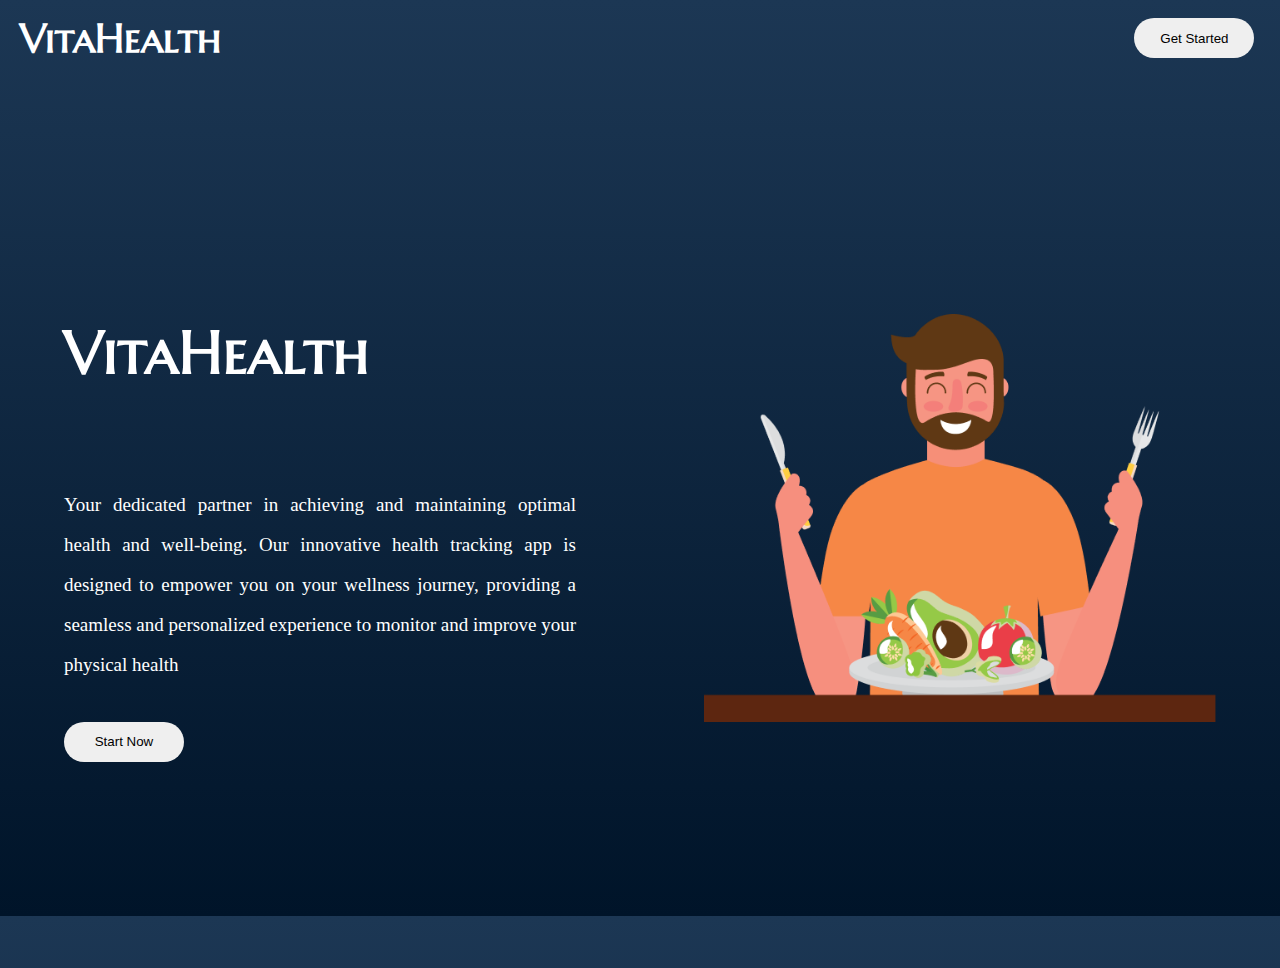
<file: index.html>
<!DOCTYPE html>
<html lang="en">
<head>
    <meta charset="UTF-8">
    <meta name="viewport" content="width=device-width, initial-scale=1.0">
    <title>VitaHealth</title>
    <link rel="stylesheet" href="style.css">
    <link href="https://cdn.jsdelivr.net/npm/bootstrap@5.3.2/dist/css/bootstrap.min.css" rel="stylesheet" integrity="sha384-T3c6CoIi6uLrA9TneNEoa7RxnatzjcDSCmG1MXxSR1GAsXEV/Dwwykc2MPK8M2HN" crossorigin="anonymous">
    <script src="https://cdn.jsdelivr.net/npm/bootstrap@5.3.2/dist/js/bootstrap.bundle.min.js" integrity="sha384-C6RzsynM9kWDrMNeT87bh95OGNyZPhcTNXj1NW7RuBCsyN/o0jlpcV8Qyq46cDfL" crossorigin="anonymous"></script>
</head>
<body>
    <div class="sbody">
        <div class="navbar">
            <h1 id="titlecard">VitaHealth</h1>
            <button id = "getstarted">Get Started</button>
        </div>
        <section id="home">
            <div class="homecontent">
                <div class="hometext" id = "text">
                    <h1>VitaHealth</h1><br><br>
                <p> Your dedicated partner in achieving and maintaining optimal health and well-being. Our innovative health tracking app is designed to empower you on your wellness journey, providing a seamless and personalized experience to monitor and improve your physical health</p><br>
                <button id = "start">Start Now</button>
                </div>
            <img src="man.png" alt="">
            </div>
            
        </section>


</body>
</html>
</file>
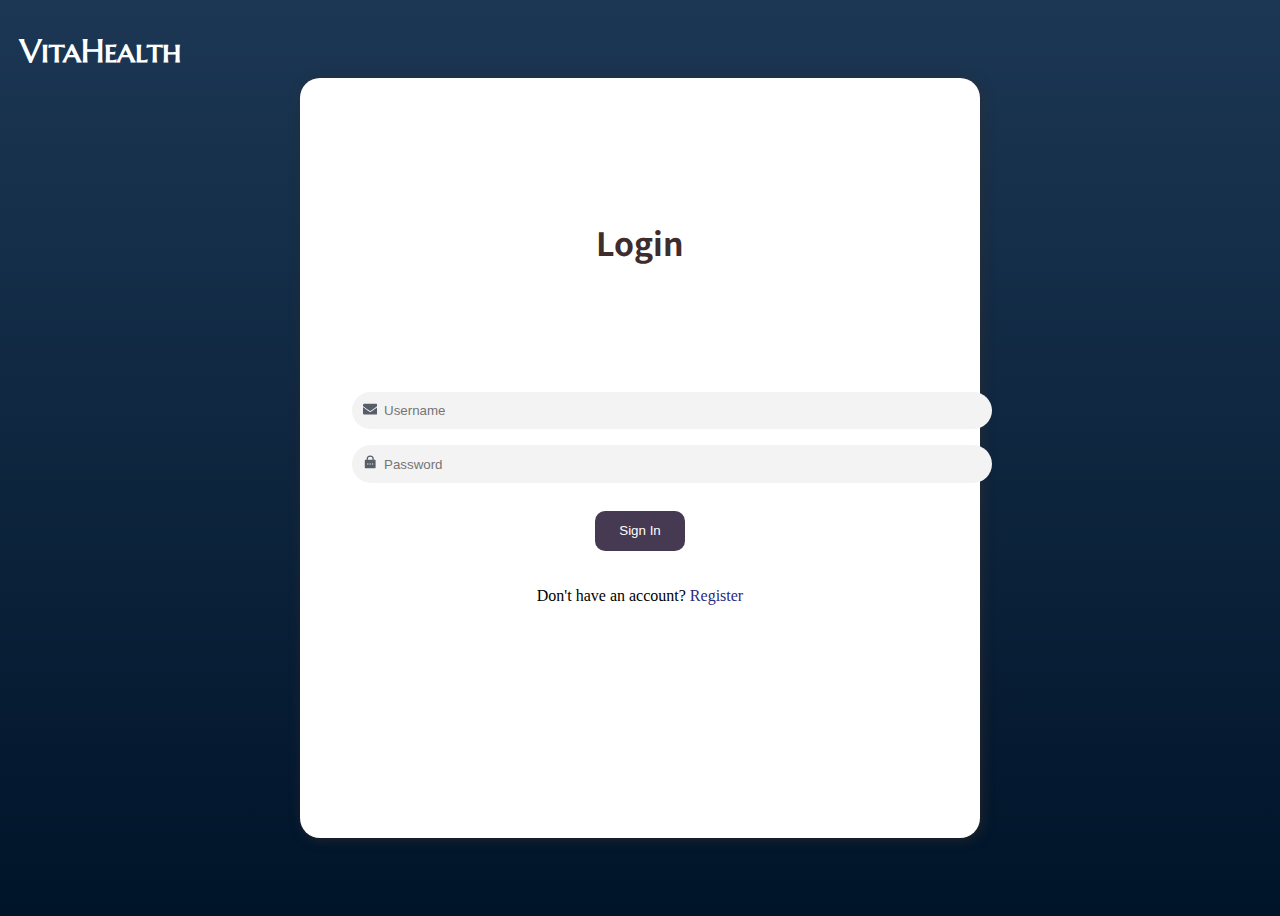
<file: login.html>
<!DOCTYPE html>
<html lang="en">
<head>
    <meta charset="UTF-8">
    <meta name="viewport" content="width=device-width, initial-scale=1.0">
    <title>Login</title>
    <link href="https://cdn.jsdelivr.net/npm/bootstrap@5.3.2/dist/css/bootstrap.min.css" rel="stylesheet" integrity="sha384-T3c6CoIi6uLrA9TneNEoa7RxnatzjcDSCmG1MXxSR1GAsXEV/Dwwykc2MPK8M2HN" crossorigin="anonymous">
    <link rel="stylesheet" href="style.css">
</head>
<body>
    <header>
        <nav>
            <h1 id = "Vita">VitaHealth</h1>
        </nav>
    </header>
    <div class="container1">
        <h1 id = "title">Login</h1>
        <form method="post" id = "signinform"> 
            <div class="userinput">
                <span><svg stroke="#323946" fill="#323946" stroke-width="0" viewBox="0 0 512 512" height="0.9em" width="0.9em" xmlns="http://www.w3.org/2000/svg"><path d="M502.3 190.8c3.9-3.1 9.7-.2 9.7 4.7V400c0 26.5-21.5 48-48 48H48c-26.5 0-48-21.5-48-48V195.6c0-5 5.7-7.8 9.7-4.7 22.4 17.4 52.1 39.5 154.1 113.6 21.1 15.4 56.7 47.8 92.2 47.6 35.7.3 72-32.8 92.3-47.6 102-74.1 131.6-96.3 154-113.7zM256 320c23.2.4 56.6-29.2 73.4-41.4 132.7-96.3 142.8-104.7 173.4-128.7 5.8-4.5 9.2-11.5 9.2-18.9v-19c0-26.5-21.5-48-48-48H48C21.5 64 0 85.5 0 112v19c0 7.4 3.4 14.3 9.2 18.9 30.6 23.9 40.7 32.4 173.4 128.7 16.8 12.2 50.2 41.8 73.4 41.4z"></path></svg></span>
                <input type="text" placeholder="Username" name="username">
                <label></label>
            </div>
            <div class="userinput">
                <span><svg stroke="#323946" fill="#323946" stroke-width="0" viewBox="0 0 24 24" height="0.9em" width="0.9em" xmlns="http://www.w3.org/2000/svg"><g><path fill="none" d="M0 0h24v24H0z"></path><path d="M18 8h2a1 1 0 0 1 1 1v12a1 1 0 0 1-1 1H4a1 1 0 0 1-1-1V9a1 1 0 0 1 1-1h2V7a6 6 0 1 1 12 0v1zm-2 0V7a4 4 0 1 0-8 0v1h8zm-5 6v2h2v-2h-2zm-4 0v2h2v-2H7zm8 0v2h2v-2h-2z"></path></g></svg></span>
                <input type="password" placeholder="Password" name="password">
                <label></label>
            </div>
            <button id = "signinbutton">Sign In</button>
            
            
            <p>Don't have an account? <a id = "sup">Register</a></p>
        </form>
    </div>
</body>
</html>
</file>
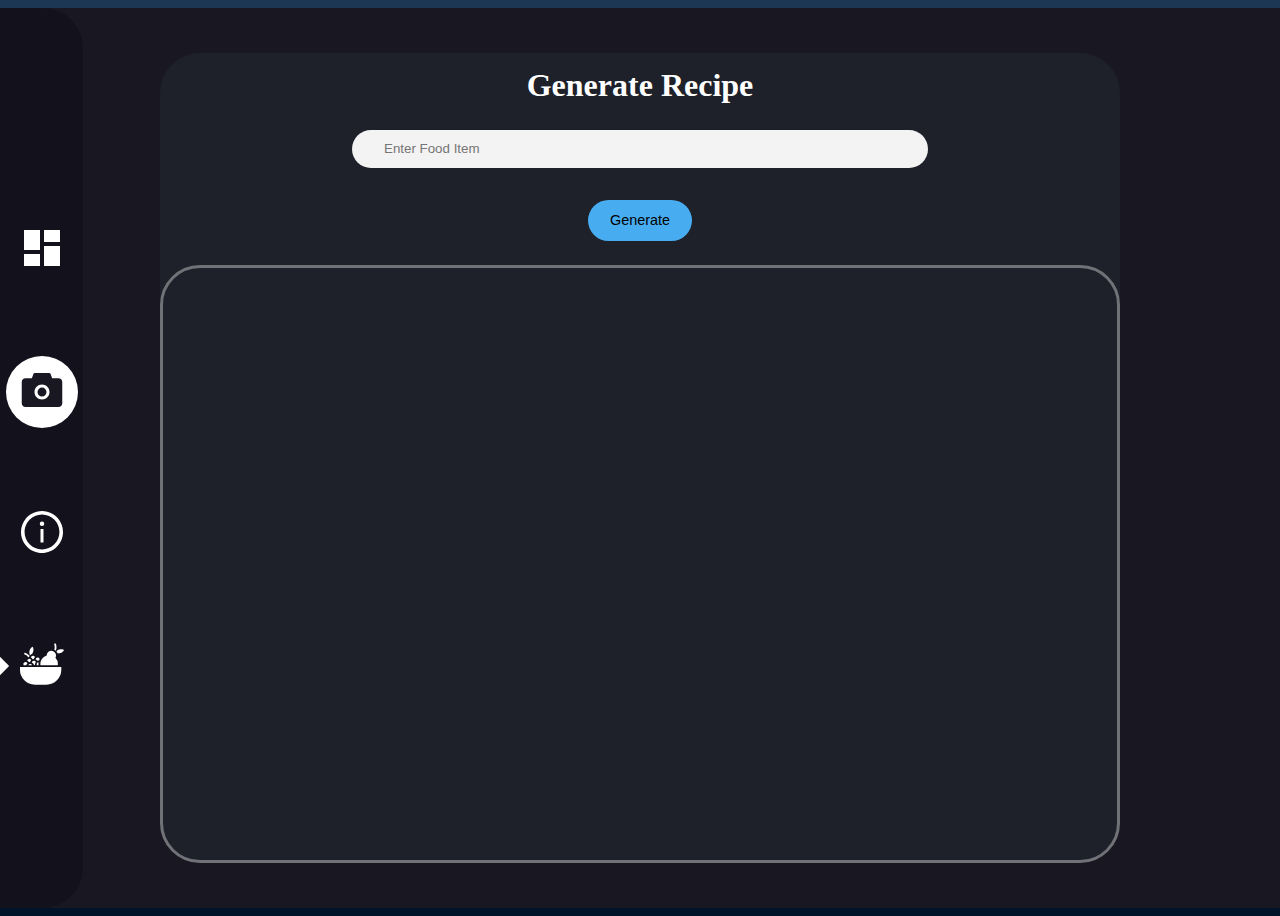
<file: recipe.html>
<!DOCTYPE html>
<html lang="en">
<head>
    <meta charset="UTF-8">
    <meta name="viewport" content="width=device-width, initial-scale=1.0">
    <title>Recipe</title>
    <link rel="stylesheet" href="style.css">
</head>
<body>
    <div class="frame" id = "recipemain">
        <div class="nav" id = "recipenav">
            
            <a><svg stroke="#fff" fill="#fff" stroke-width="0" viewBox="0 0 24 24" height="3em" width="3em" xmlns="http://www.w3.org/2000/svg"><path d="M3 13h8V3H3v10zm0 8h8v-6H3v6zm10 0h8V11h-8v10zm0-18v6h8V3h-8z"></path></svg></a>
            
            <div class="cam">
                <a id = "camera"><svg stroke="#191822" fill="#191822" stroke-width="0" viewBox="0 0 1024 1024" height="3em" width="3em" xmlns="http://www.w3.org/2000/svg"><path d="M864 260H728l-32.4-90.8a32.07 32.07 0 0 0-30.2-21.2H358.6c-13.5 0-25.6 8.5-30.1 21.2L296 260H160c-44.2 0-80 35.8-80 80v456c0 44.2 35.8 80 80 80h704c44.2 0 80-35.8 80-80V340c0-44.2-35.8-80-80-80zM512 716c-88.4 0-160-71.6-160-160s71.6-160 160-160 160 71.6 160 160-71.6 160-160 160zm-96-160a96 96 0 1 0 192 0 96 96 0 1 0-192 0z"></path></svg></a></div>
                <a><svg stroke="#fff" fill="#fff" stroke-width="0" viewBox="0 0 1024 1024" height="3em" width="3em" xmlns="http://www.w3.org/2000/svg"><path d="M512 64C264.6 64 64 264.6 64 512s200.6 448 448 448 448-200.6 448-448S759.4 64 512 64zm0 820c-205.4 0-372-166.6-372-372s166.6-372 372-372 372 166.6 372 372-166.6 372-372 372z"></path><path d="M464 336a48 48 0 1 0 96 0 48 48 0 1 0-96 0zm72 112h-48c-4.4 0-8 3.6-8 8v272c0 4.4 3.6 8 8 8h48c4.4 0 8-3.6 8-8V456c0-4.4-3.6-8-8-8z"></path></svg></a>
                <div class="res">
                    <div class="dot"></div>
                <a onclick=""><svg stroke="#fff" fill="#fff" stroke-width="0" viewBox="0 0 512 512" height="3em" width="3em" xmlns="http://www.w3.org/2000/svg"><path d="M150.902 268.233h-42.1a23.347 23.347 0 0 1 42.1 0zm67.359-13.292a114.847 114.847 0 0 1 1.203-16.31 23.335 23.335 0 0 0-18.68 29.602h18.295a113.38 113.38 0 0 1-.77-13.292zm-94.532-86.027c-15.637-15.637-36.638-32.164-55.162-32.164h-1.54l.975 19.246c8.913-.433 23.287 8.3 39.489 24.056q1.528 1.48 2.995 2.972a42.58 42.58 0 0 1 8.083-.95 42.34 42.34 0 0 1 5.208-13.172zm24.37-18.933a68.706 68.706 0 0 0 6.928-9.743 71.172 71.172 0 0 0 7.11-16.55 70.174 70.174 0 0 0 2.706-17.695 67.72 67.72 0 0 0-1.672-16.575 69.043 69.043 0 0 0-2.01-7 63.499 63.499 0 0 0-2.236-5.594 53.963 53.963 0 0 0-1.889-3.728c-.228-.433-.469-.782-.601-1.01l-.217-.35-.36.18c-.241.121-.614.302-1.035.542a52.092 52.092 0 0 0-3.609 2.177 52.07 52.07 0 0 0-4.811 3.609 69.031 69.031 0 0 0-5.377 4.907 67.72 67.72 0 0 0-10.104 13.232 70.174 70.174 0 0 0-6.964 16.49 71.16 71.16 0 0 0-2.719 17.779 68.562 68.562 0 0 0 1.672 16.575 66.337 66.337 0 0 0 4.234 12.546c.47 1.058.927 1.96 1.336 2.718a42.713 42.713 0 0 1 19.666-12.522zm342.413-43.903c-.228-.133-.59-.35-1.022-.578a43.443 43.443 0 0 0-3.777-1.804c-1.6-.674-3.5-1.42-5.641-2.105a69.031 69.031 0 0 0-7.049-1.84 67.72 67.72 0 0 0-16.611-1.263 70.174 70.174 0 0 0-17.634 3.127 71.172 71.172 0 0 0-16.31 7.41 68.562 68.562 0 0 0-13.003 10.428l-.542.578a69.633 69.633 0 0 1 12.618 22.168 68.67 68.67 0 0 0 11.307.421 71.16 71.16 0 0 0 17.646-3.091 70.174 70.174 0 0 0 16.322-7.362 67.72 67.72 0 0 0 13.003-10.428 69.02 69.02 0 0 0 4.811-5.497c1.384-1.78 2.55-3.44 3.477-4.932.926-1.492 1.635-2.718 2.093-3.609.24-.433.409-.817.517-1.058l.18-.373zm-85.642-66.06c-.433-1.697-.854-3.296-.986-4.018l-18.981 3.488c.252 1.384.685 3.043 1.275 5.329 2.814 10.898 9.298 36.013 1.48 58.23a69.97 69.97 0 0 1 16.165 11.595c12.787-28.928 4.511-61.032.999-74.625zM180.179 476h122.618a159.112 159.112 0 0 0 159.112-159.112v-29.41H21.103V316.9A159.112 159.112 0 0 0 180.179 476zm245.163-221.059a93.545 93.545 0 0 0-26.03-64.845 50.4 50.4 0 1 0-94.05-25.26 93.822 93.822 0 0 0-66.745 103.445h185.839a94.604 94.604 0 0 0 .986-13.34zm-244.718 6.748a42.412 42.412 0 0 1 10.609-28.074 23.383 23.383 0 0 0-43.555 6.014 42.81 42.81 0 0 1 23.492 28.28 23.287 23.287 0 0 0 9.622-2.407 43.845 43.845 0 0 1-.168-3.813zm-79.388-14.963a23.383 23.383 0 0 0-41.522 21.495h28.688a42.665 42.665 0 0 1 12.822-21.495zm79.845-66.686a23.371 23.371 0 0 0-43.543 5.642 42.905 42.905 0 0 1 19.51 18.427 42.292 42.292 0 0 1 11.44-2.153 42.653 42.653 0 0 1 12.58-21.916zm29 7.819a23.383 23.383 0 0 0-22.685 17.537 42.905 42.905 0 0 1 19.534 16.924 42.316 42.316 0 0 1 16.335-3.271h.854a111.36 111.36 0 0 1 7.373-17.177 23.383 23.383 0 0 0-21.41-14.013zm-69.524 26.402a23.36 23.36 0 0 0-43.483 4.174 42.905 42.905 0 0 1 20.966 18.945 42.557 42.557 0 0 1 10.826-1.648 42.593 42.593 0 0 1 11.691-21.47z"></path></svg></a></div>
        </div>
        <div class="recipecontainer">
            <div class="prompt">
                <h1>Generate Recipe</h1>
                <form>
                    <input type="text" placeholder="Enter Food Item"><span></span>
                    <button id="submitprompt">Generate</button>
                </form>
            </div>
            <div class="recipetext">
                <h3 id = "response"></h3>            <!--Response from openai-->
            </div>
        </div>
    </div>
</body>
</html>
</file>
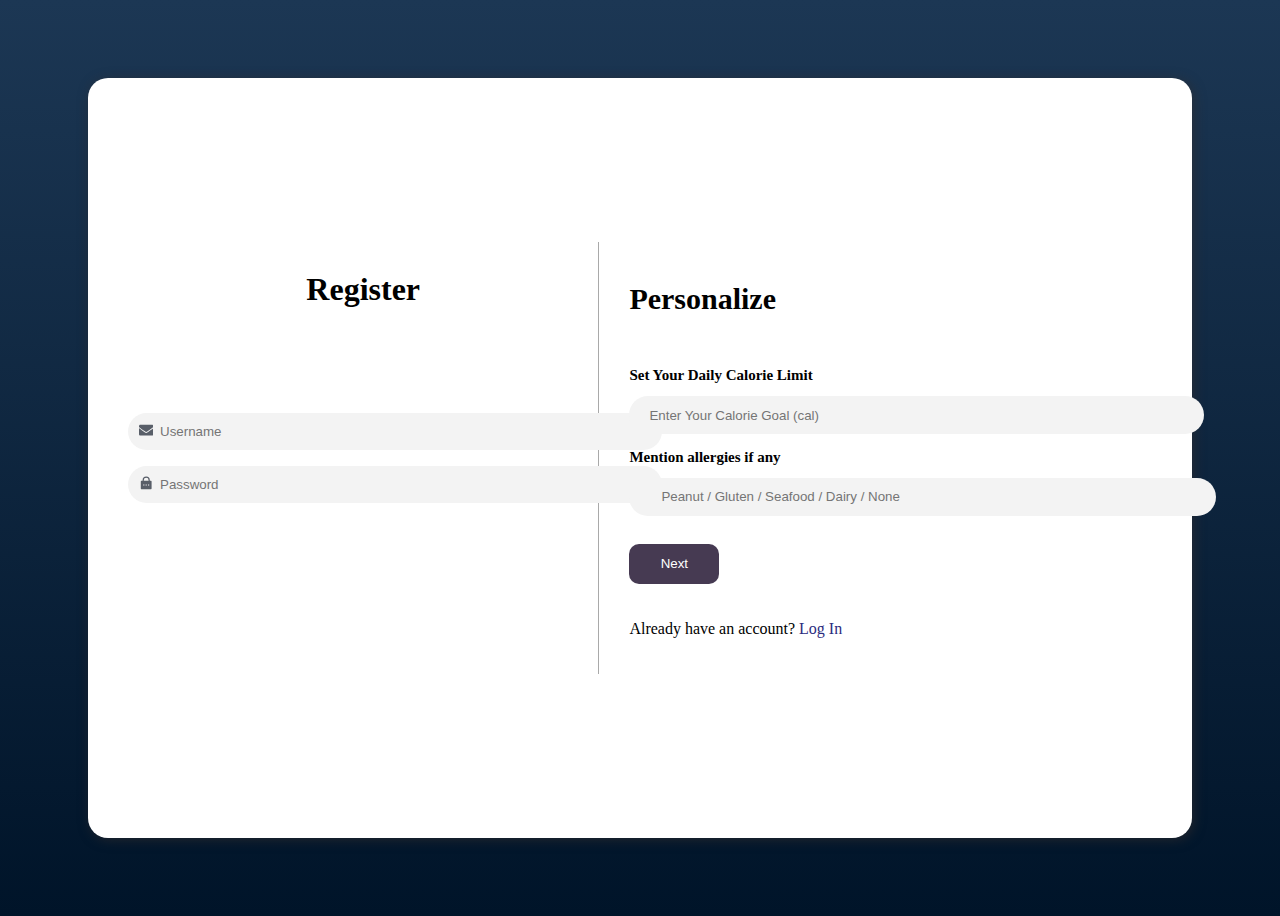
<file: signup.html>
<!DOCTYPE html>
<html lang="en">
<head>
    <meta charset="UTF-8">
    <meta name="viewport" content="width=device-width, initial-scale=1.0">
    <title>Signup</title>
    <link rel="stylesheet" href="style.css">
    <link href="https://cdn.jsdelivr.net/npm/bootstrap@5.3.2/dist/css/bootstrap.min.css" rel="stylesheet" integrity="sha384-T3c6CoIi6uLrA9TneNEoa7RxnatzjcDSCmG1MXxSR1GAsXEV/Dwwykc2MPK8M2HN" crossorigin="anonymous">
</head>
<body>
    <div class="container2">

        <form method="post" id = "signinform"> 
            <h1 id = "titleRegister">Register</h1>
            <div class="userinput">
                <span><svg stroke="#323946" fill="#323946" stroke-width="0" viewBox="0 0 512 512" height="0.9em" width="0.9em" xmlns="http://www.w3.org/2000/svg"><path d="M502.3 190.8c3.9-3.1 9.7-.2 9.7 4.7V400c0 26.5-21.5 48-48 48H48c-26.5 0-48-21.5-48-48V195.6c0-5 5.7-7.8 9.7-4.7 22.4 17.4 52.1 39.5 154.1 113.6 21.1 15.4 56.7 47.8 92.2 47.6 35.7.3 72-32.8 92.3-47.6 102-74.1 131.6-96.3 154-113.7zM256 320c23.2.4 56.6-29.2 73.4-41.4 132.7-96.3 142.8-104.7 173.4-128.7 5.8-4.5 9.2-11.5 9.2-18.9v-19c0-26.5-21.5-48-48-48H48C21.5 64 0 85.5 0 112v19c0 7.4 3.4 14.3 9.2 18.9 30.6 23.9 40.7 32.4 173.4 128.7 16.8 12.2 50.2 41.8 73.4 41.4z"></path></svg></span>
                <input type="text" placeholder="Username" name="username">
                <label></label>
            </div>
            <div class="userinput">
                <span><svg stroke="#323946" fill="#323946" stroke-width="0" viewBox="0 0 24 24" height="0.9em" width="0.9em" xmlns="http://www.w3.org/2000/svg"><g><path fill="none" d="M0 0h24v24H0z"></path><path d="M18 8h2a1 1 0 0 1 1 1v12a1 1 0 0 1-1 1H4a1 1 0 0 1-1-1V9a1 1 0 0 1 1-1h2V7a6 6 0 1 1 12 0v1zm-2 0V7a4 4 0 1 0-8 0v1h8zm-5 6v2h2v-2h-2zm-4 0v2h2v-2H7zm8 0v2h2v-2h-2z"></path></g></svg></span>
                <input type="password" placeholder="Password" name="password">
                <label></label>
            </div>
            

        </form>
        <div class="ver">
            
        </div>
        <div class="preference">
            <h1 id = "personalize">Personalize</h1><br>
            <h2 id = "callim"> Set Your Daily Calorie Limit</h2>
            <div class="userinput">
                <input type="number" placeholder="Enter Your Calorie Goal (cal)" name="cal" id = "calinput">   <!--Calorie input-->
                <label></label>
            </div>
            <div class="dropdown">
                <h2 id = "allergy"> Mention allergies if any</h2>

                <div class="userinput">
                    <input type="text" placeholder="Peanut / Gluten / Seafood / Dairy / None" name="password">
                    <label></label>
                </div>
                
            </div>
            
            <button id = "signupbutton" type="submit">Next</button>
            <p>Already have an account? <a id = "sup">Log In</a></p>
        </div>
        
    </div>


</body>
</html>
</file>
<file: style.css>
@import url('https://fonts.googleapis.com/css2?family=Noto+Sans+HK&family=Paytone+One&display=swap');
@import url('https://fonts.googleapis.com/css2?family=Marcellus+SC&display=swap');

body{
    background-image: linear-gradient(to bottom,rgba(28,55,84), rgb(0,20,41));
    height: 100vh;
    display: flex;
    align-items: center;
    justify-content: center;
    flex-direction: column;
    overflow-x: hidden;
}

#Vita{
    color: #fff;
    position: absolute;
    top: 10px;
    left: 20px;
    font-family: 'Marcellus SC', serif;
}

#title{
    color: #3f2c2c;
    font-family: 'Noto Sans HK', sans-serif;
    position: relative;
    top: 100px;
}

.container1{
    display: flex;
    align-items: center;
    justify-content: center;
    flex-direction: column;
    background-color: #ffffff;
    height: 80vh;
    width: 40rem;
    border-radius: px;
    padding: 20px;
    border-radius: 20px;
    box-shadow: 2px 2px 12px rgba(49, 44, 44, 0.651);
}

form{
    justify-content: center;
    display: flex;
    flex-direction: column;
    width: 90%;
    align-items: center;
}

.forminput{
    border-radius: 5px;
    margin: 10px;
}

input{
    width: 100%;
    padding: 0.7rem 2rem;
    background-color: #f3f3f3;
    border: none;
    outline: none;
    border-radius: 40px;
    border-color: #3f2c2c;
}

form{
    height: 100%;
    display: flex;
    flex-direction: column;
    align-items: center;
    justify-content: center;
}

.userinput{
    position: relative;
    margin: 0.5rem 0;
    width: 100%;
}

.userinput span{
    position: absolute;
    top: 10px;
    left: 11px;
    opacity: 0.8;
}

input:focus ~ label{
    width: 90%;
}

label{
    position: absolute;
    left: 48%;
    top: 100%;
    transform: translateX(-50%);
    width: 0%;
    height: 2px;
    background: #1a0b1a;
    transition: 0.3s;
}

#signinbutton{
    width: 90px;
    border-radius: 10px;
    border: none;
    background-color: rgb(70, 58, 82);
    color: #fff;
    height: 40px;
    margin: 20px;
}


#sup{
    color: rgb(43, 43, 126);
    cursor: pointer;
}


.container2{
    display: flex;
    align-items: center;
    justify-content: center;
    flex-direction: row;
    background-color: #ffffff;
    height: 80vh;
    width: 80vw;
    border-radius: px;
    padding: 20px;
    padding-left: 40px;
    padding-right: 40px;
    border-radius: 20px;
    box-shadow: 2px 2px 12px rgba(49, 44, 44, 0.651);
}

#titleRegister{
    position: absolute;
    top: 250px;
}

#personalize{
    font-size: 30px;
}

#callim{
    font-size: 15px;

}

.preference{
    width: 100%;
    padding-left: 30px;
}

#calinput{
    padding-left: 20px;
    width: 100%;
    background-color: #f3f3f3;
    border: none;
    outline: none;
    border-radius: 40px;
    border-color: #3f2c2c;
}

.dropdownbtn{
    background-color: rgb(70, 58, 82);
    font-size: 16px;
    transition: 0.5s ease;
    color: #fff;
    border-radius: 10px;
    height: 40px;
    width: 98px;
    border: none;
}

#drop-down{
    position: absolute;
    text-decoration: none;
    box-shadow: 0px 4px 10px rgba(0, 0, 0, 0.1);
    font-size: 18px;
    color: rgb(70, 58, 82);
    border-radius: 10px;
    transition: 0.5s ease;
    display: none;
    width: fit-content;
    padding: 10px;
}




.dropdownbtn:hover{
    background-color: rgba(0, 0, 0, 0.904);
}

#allergy{
    font-size: 15px;
    margin-top: 15px;

}

.allergies{
    display: inline-flex;
    gap: 1.5rem;
}

.allergies input{
    width: 100%;
}



#signupbutton{
    width: 90px;
    border-radius: 10px;
    border: none;
    background-color: rgb(70, 58, 82);
    color: #fff;
    height: 40px;
    margin-top: 20px;
    margin-bottom: 20px;
}

.ver{
    width: 2px;
    height: 60%;
    background-color: #00000056;
}

.frame{
    height: 100vh;
    width: 100vw;
    background-color: #191822;
    display: flex;
    flex-direction: row;
    overflow-x: hidden;
    justify-content: center;
}

.nav{
    height: 100vh;
    width: 5.2em;
    background-color: #13121C;
    display: flex;
    flex-direction: column;
    align-items: center;
    justify-content: center;
    gap: 5rem;
    border-radius: 0 40px 40px 0px;
    position: fixed;
    left: 0;
}

.pic{
    width: 300px;
    position: absolute;
    height: 300px;
    background-color: #ceb9b9;
    border-radius: 50%;
    top: -150px;
}

.nav svg{
    cursor: pointer;
}

.cam{
    width: 4.5em;
    height: 4.5em;
    display: flex;
    background-color: #fff;
    align-items: center;
    justify-content: center;
    border-radius: 50%;
}

#cam{
    z-index: 2;
}

#welcome{
    color: #fff;
    font-family: 'Noto Sans HK', sans-serif;
    top: 5px;
    font-weight: 200;
    left: 50px;
    position: relative;
    font-size: 1.8vw;
    margin-bottom: -5px;
    margin-top: 30px;
}

.dashcontainer1{
    display: flex;
    flex-direction: column;
    gap: 3rem;
    width: 50%;
}


.calgoal{
    background-color: #1E2129;
    width: 40%;
    height: 60%;
    position: absolute;
    margin: 20px;
    border-radius: 40px;
    display: flex;
    align-items: center;
    justify-content: center;
    box-shadow: 2px 2px 5px #0202029f;
    flex-direction: column;

    padding: 20px;
    bottom: 0;
}

.sbody{
    background-image: linear-gradient(to top rgba(0, 20, 41, 1),rgba(28, 55, 84, 0.86));
    display: flex;
    max-height: 100vh;
    min-width: 100vw;
    flex-direction: column;
    position: absolute;
}

.navbar{
    display: inline-flex;
    color: #fff;
    top: 0;
    justify-content: space-between;
    width: 98%;
    height: 60px;
    align-items: center;
}


.navitems{
    display: inline-flex;
    width: 60%;
    gap: 2rem;
    justify-content: space-around;
}

#titlecard{
    font-family: 'Marcellus SC', serif;
    margin-left: 20px;
    font-size: 40px;
}


.navbar a{
    list-style: none;
    margin-top: 10px;
    cursor: pointer;
    text-decoration: none;
    color: #fff;
}

.homecontent{
    display: flex;
    flex-direction: row;
    max-width: 100vw;
    align-items: center;
    justify-content: space-around;
    height: 100vh;
    overflow-y: hidden;
}


.homecontent p{
    color: #fff;
    line-height: 2.5rem;
    text-align: justify;
    font-size: 19px;
}

.homecontent h1{
    color: #fff;
    font-family: 'Marcellus SC', serif;
    font-size: 60px;
}

.homecontent img{
    width: 40vw;
    height: auto;
    animation-name: updown;
    animation-duration: 5s;
    animation-iteration-count: infinite;
    animation-timing-function: ease-in-out;
    transition: all 0.7s;

}

@keyframes updown{
    0%{
        transform: translateY(0px);
    }
    50%{
        transform: translateY(-20px);
    }
    100%{
        transform: translateY(0px);
    }
}

.hometext{
    display: flex;
    flex-direction: column;
    width: 40%;
}

#getstarted{
    height: 40px;
    width: 120px;
    border-radius: 40px;
    border-style: none;
}

#start{
    height: 40px;
    width: 120px;
    border-radius: 40px;
    border-style: none;
}

.goalratio h1{
    font-size: 5.4rem;
    color: #fff;
    margin: 0;
    margin-bottom: 20px;
}

.goalratio h2{
    color: #fff;
    font-family: 'Noto Sans HK', sans-serif;
    margin: 0;
    font-size: 1.4rem;
    text-align: center;

}

.goalratio span{
    font-size: 3.6rem;
}

.calgoaltext{
    display: flex;
    position: relative;
    align-items: center;
    flex-direction: column;
    width: 80%;
    color: #fff;
    font-family: 'Noto Sans HK', sans-serif;
    font-size: 0.7rem;
    height: 100%;
    top: 150px;
}

.pic{
    display: flex;
    align-items: center;
    justify-content: center;
}

.pic svg{
    position: relative;

}

.imgclass{
    display: flex;
    flex-direction: row;
    align-items: center;
    justify-content: space-around;

}

.imgclass h2{
    font-size: 30px;
}

#calories{
    font-size: 40px;
}

.uplimg{
    background-color: #191822;
    display: flex;
    flex-direction: column;
    align-items: center;
    justify-content: center;
    height: 100vh;
    width: 100vw;
}


.innercl{
    background-color: #1E2129;
    width: 90vw;
    height: 90vh;
    display: flex;
    align-items: center;
    justify-content: center;
    flex-direction: column;
    border-radius: 40px;
}

.innercl h1{
    color: #fff;
}

.imgform{
    display: flex;
    flex-direction: row;
    gap: 1rem;
    margin: 20px;
}

.imgform button{
    width: 100px;
    height: 40px;
    border-radius: 30px;
    border-style: none;
    background-color: rgb(72, 173, 240);
    transition: 0.3s ease-in-out;
}
.uplimg button:hover{
    background-color: rgb(27, 73, 104);
    color: #fff;
}

#msg{
    font-size: 20px;
    color: red;
    position: absolute;
    transition: .3s;
    animation: buttons .3s linear;
    display: none;
    font-weight: 600;
}

.bar{
    background-color: #18191b;
    display: block;
    height: 15px;
    border-radius: 10px;
    overflow: hidden;
    transition: all 0.3s cubic-bezier(.25,.8,.25,1);
    width: 80%;
    box-shadow: 0px 15px 10px #00000044;
}

.bar span{
    height: 15px;
    float: left;
    background-image: linear-gradient(135deg, rgb(223, 140, 32)0%, rgb(158, 206, 95)100%);
    border-radius: 10px;
}

.css{
    width: calc(90%);
    animation: css 1s;
}

@keyframes css{
    0%{
        width: 0%;
    }
    100%{
        width: 90%;
    }
}

.outer{
    position: absolute;
    height: 200px;
    width: 200px;
    border-radius: 50%;
    padding: 25px;
    border: 1px solid red;
}

.inner{
    height: 200px;
    width: 200px;
    position: absolute;
    border-radius: 50%;
    border: 1px solid red;
    display: flex;
    align-items: center;
    justify-content: center;
}

#calprogress{
    color: #fff;
}

circle{
    fill: none;
    stroke: #fff;
    stroke-width: 20px;
}

.calcount{
    background-color: #1E2129;
    width: 90%;
    height: 35%;
    margin: 20px;
    margin-top: 60px;
    border-radius: 40px;
    display: flex;
    align-items: center;
    justify-content: center;
    box-shadow: 2px 2px 5px #0202029f;
}

.resultcontainer2{
    display: flex;
    flex-direction: column;
    gap: 1.5rem;
    width: 100%;
}

.nutritioncontainer{
    display: flex;
    flex-direction: row;
    gap: 1.5rem;
    background-color: #1E2129;
    width: 80%;
    height: 90%;
    position: relative;
    margin: 20px;
    margin-top: 20px;
    border-radius: 40px;
    display: flex;
    align-items: center;
    justify-content: space-around;
}

.resultcontainer1{
    display: flex;
    flex-direction: column;
    gap: 1.5rem;
    width: 100%;
    height: 100%;
}

.nutrition{
    background-color: #1E2129;
    width: 80%;
    height: 90%;
    position: relative;
    margin: 20px;
    margin-top: 50px;
    border-radius: 40px;
    display: flex;
    align-items: center;
    justify-content: space-around;
    flex-direction: column;
    box-shadow: 2px 2px 5px #0202029f;
}

#nut{
    display: flex;
    flex-direction: column;
    color: #fff;
    font-family: 'Noto Sans HK', sans-serif;
    font-weight: 80;
    font-size: 2.2vh;
    line-height: 1rem;
}

.ingredients{
    background-color: #1E2129;
    width: 90%;
    height: fit-content;
    padding-top: 40px;
    padding-bottom: 50px;
    position: relative;
    margin: 20px;
    border-radius: 40px;
    display: flex;
    align-items: center;
    justify-content: center;
    box-shadow: 2px 2px 5px #0202029f;
}

section{
    min-height: 100vh;
    min-width: 100vw;
    align-items: center;
    justify-content: center;
}


.res{
    display: flex;
    flex-direction: row;
    align-items: center;
}

.dot{
    height: 20px;
    width: 20px;
    transform: rotate(45deg);
    background-color: #fff;
    position: absolute;
    left: -15px;
}

.recipecontainer{
    height: 90vh;
    width: 75vw;
    background-color: #1E2129;
    border-radius: 40px;
    display: flex;
    flex-direction: column;
}

#recipemain{
    display: flex;
    align-items: center;
    justify-content: center;
}

#recipenav{
    position: fixed;
    left: 0;
}

.prompt{
    display: flex;
    align-items: center;
    justify-content: center;
    width: 75vw;
    height: 20%;
    flex-direction: column;
    padding: 0;
}

.prompt input{
    margin-top: 0;
    width: 40vw;
}

.prompt form{
    padding: 0;
    margin: 5px;
    display: flex;
    gap: 1rem;
}

.prompt h1{
    color: #fff;
    margin-top: 45px;
}



#submitprompt{
    height: 2.6rem;
    width: 6.5rem;
    border-radius: 30px;
    border-style: none;
    background-color: rgb(72, 173, 240);
    font-weight: 400;
    font-size: 0.9rem;
    cursor: pointer;
    transition: 0.2s ease-in-out;
}

#submitprompt:hover{
    background-color: rgb(27, 73, 104);
    color: #fff;
}

#submitprompt:active{
    background-color: rgb(14, 40, 58);
}

.recipetext{
    border: 3px solid rgba(255, 255, 255, 0.363);
    margin-top: 50px;
    height: 100%;
    border-radius: 40px;
    padding: 30px;
}

#vita{
    display: none;
}



@media screen and (max-width: 700px) {
    .container1{
        width: 80vw;
        height: 70vh;
    }

    .container2{
        display: flex;
        flex-direction: column;
        width: 90vw;
    }

    .drop-down{
        display: flex;
        flex-direction: row;
    }

    .ver{
        display: none;
    }

    #titleRegister{
        top: 120px;
        position: absolute;
    }

    .frame{
        flex-direction: column;
        height: 200vh;
        overflow-y: scroll;
    }

    .nav{
        position: fixed;
        bottom: 0;
        width: 100vw;
        height: 5rem;
        z-index: 2;
        flex-direction: row;
    }

    .nav svg{
        height: 2em;
        width: 2em;
    }

    .cam{
        width: 50px;
        height: 50px;
    }

    .preference{
        width: 100%;
        padding-left: 0px;
    }

    #personalize{
        text-align: center;
    }

    .preference p{
        text-align: center;
    }

    .nutrition{
        margin-top: 20px;
        margin-bottom: 8rem;
        width: 90%;
    }

    .nutrition h3{
        font-size: 1.4rem;
    }
    
    .resultcontainer1{
        justify-content: center;
        align-items: center;
    }

    #vita{
        display: flex;
        color: #fff;
        margin-bottom: -50px;
        text-align: center;
    }

    .homecontent{
        flex-direction: column;
        align-items: center;
        justify-content: center;
        max-width: 100vw;
        height: 100vh;
        margin: 0;
        overflow-y: hidden;
    }

    .hometext{
        width: 80%;
    }

    .homecontent img{
        width: 70%;
        height: auto;
    }

    .homecontent h1{
        font-size: 40px;
        text-align: center;
    }

    .navitems,
    #getstarted,
    #titlecard{
        display: none;
    }

}
</file>
